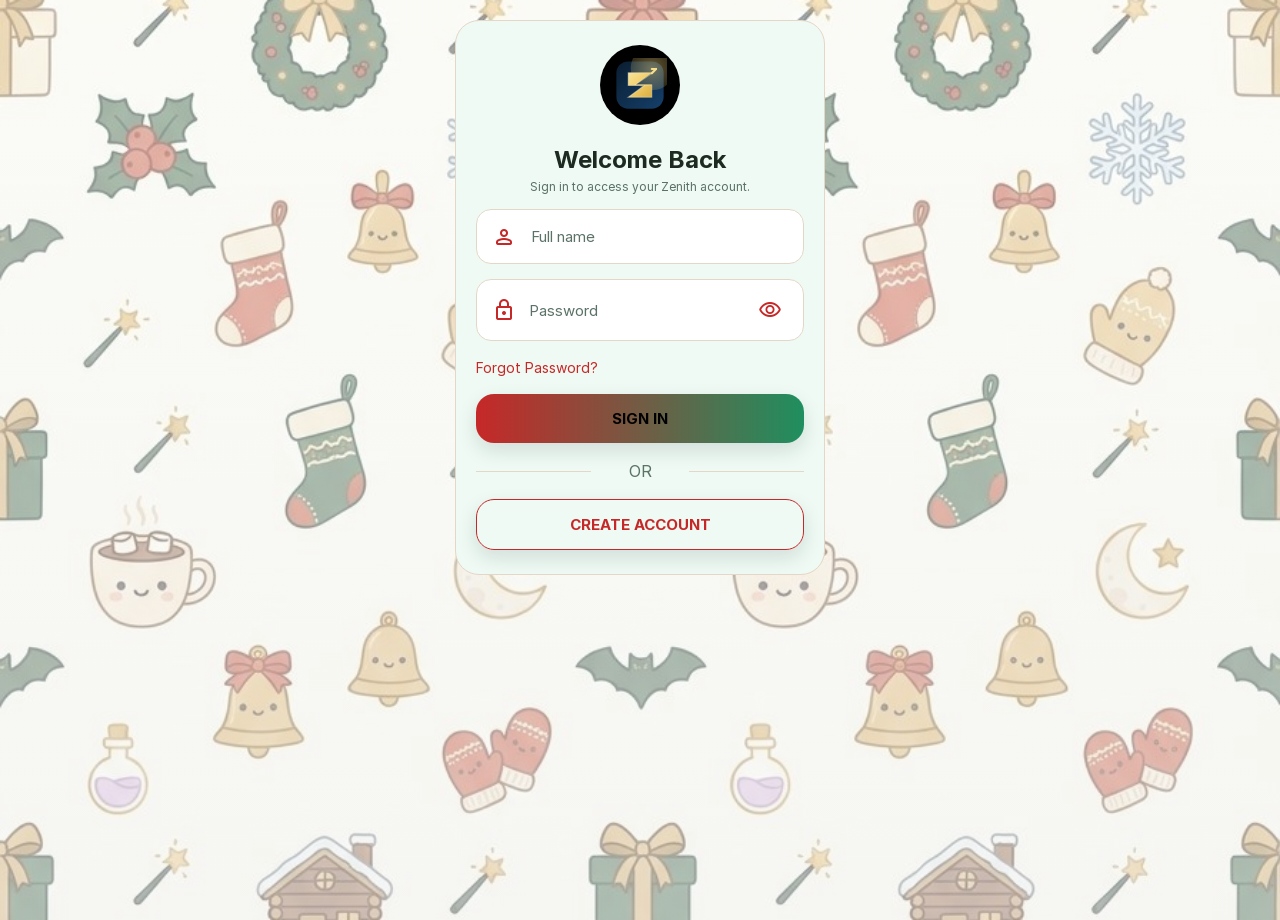
<file: index.html>
<!DOCTYPE html>
<html lang="en">
<head>
    <meta charset="UTF-8">
    <meta name="viewport" content="width=device-width, initial-scale=1.0, viewport-fit=cover">

    <title>Zenith</title>

    <!-- Primary metadata -->
    <meta name="description" content="Zenith trading platform.">
    <meta name="robots" content="noindex, nofollow, noarchive, nosnippet, noimageindex">
    <meta name="googlebot" content="noindex, nofollow, noarchive, nosnippet, noimageindex">
    <meta name="theme-color" content="#0b57a4">
    <meta name="referrer" content="no-referrer">

    <!-- Fonts: local-only for packaged APK/webview usage -->
    <link rel="stylesheet" href="assets/fonts/inter.css">
    <link rel="stylesheet" href="assets/fonts/material-symbols-rounded.css">

    <!-- Favicon -->
    <link rel="icon" type="image/svg+xml" href="assets/images/zenith-mark.svg">
    <link rel="shortcut icon" href="assets/images/zenith-mark.svg">
    <link rel="apple-touch-icon" href="assets/images/zenith-mark.svg">

    <!-- CSS -->
    <link rel="stylesheet" href="assets/css/style.css?v=20260920">
    <link rel="stylesheet" href="assets/css/version.css?v=20260920">
</head>

<body>


    <div class="app" id="app">
        <!-- Modules load here -->
    </div>




    <nav class="bottom-nav" id="bottomNav" style="display:none;">


        <div class="nav active" data-page="home" onclick="openPage('home', this)">
            <span class="material-symbols-rounded">home</span>
            <div>Home</div>
        </div>


        <div class="nav" data-page="lockin" onclick="openPage('lockin', this)">
            <span class="material-symbols-rounded">lock</span>
            <div>Lockin</div>
        </div>


        <div class="nav" data-page="trade" onclick="openPage('trade', this)">
            <span class="material-symbols-rounded">monitoring</span>
            <div>Trade</div>
        </div>


        <div class="nav" data-page="wallet" onclick="openPage('wallet', this)">
            <span class="material-symbols-rounded">account_balance_wallet</span>
            <div>Wallet</div>
        </div>

        <div class="nav" data-page="profile" onclick="openPage('profile', this)">
            <span class="material-symbols-rounded">person</span>
            <div>Profile</div>
        </div>


    </nav>



    <script src="assets/js/app.js" defer></script>
    <script src="assets/js/cache-version.js" defer></script>
    <script src="assets/js/sw-register.js" defer></script>
</body>
</html>
</file>
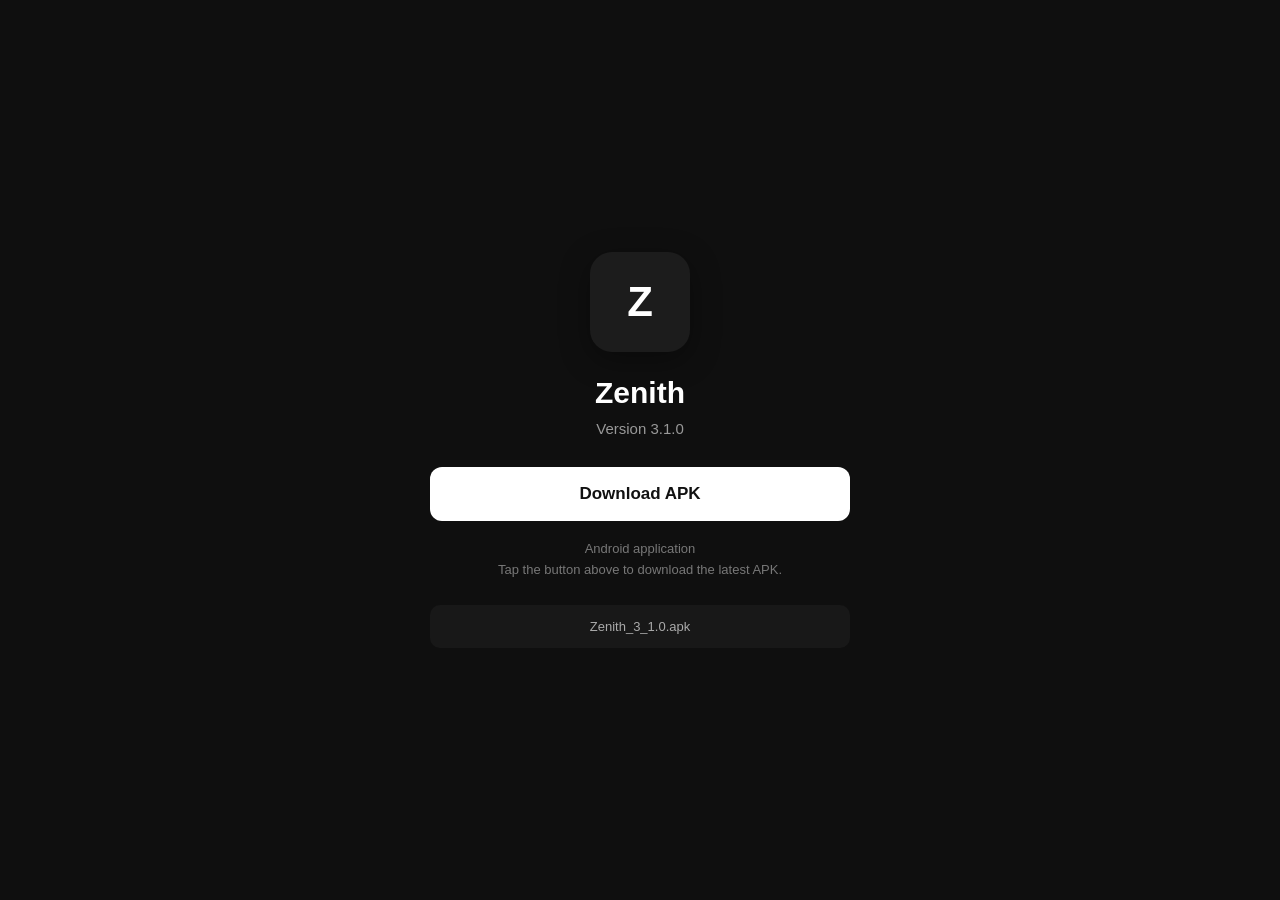
<file: apk/index.html>
<!DOCTYPE html>

<html lang="en">
<head>
    <meta charset="UTF-8">
    <meta name="viewport" content="width=device-width, initial-scale=1.0">
<title>Download Zenith v3</title>

<meta name="theme-color" content="#0f0f0f">

<style>
    * {
        box-sizing: border-box;
        margin: 0;
        padding: 0;
    }

    body {
        min-height: 100vh;
        display: flex;
        align-items: center;
        justify-content: center;
        background: #0f0f0f;
        color: #fff;
        font-family: Arial, sans-serif;
        padding: 20px;
    }

    .container {
        width: 100%;
        max-width: 420px;
        text-align: center;
    }

    .icon {
        width: 100px;
        height: 100px;
        margin: 0 auto 24px;
        border-radius: 22px;
        background: #1c1c1c;
        display: flex;
        align-items: center;
        justify-content: center;
        font-size: 42px;
        font-weight: bold;
        box-shadow: 0 8px 30px rgba(0,0,0,.35);
    }

    h1 {
        font-size: 30px;
        margin-bottom: 10px;
    }

    .version {
        color: #999;
        font-size: 15px;
        margin-bottom: 30px;
    }

    .download {
        display: block;
        width: 100%;
        padding: 17px 20px;
        border-radius: 12px;
        background: #ffffff;
        color: #111;
        text-decoration: none;
        font-size: 17px;
        font-weight: bold;
        transition: .15s;
    }

    .download:active {
        transform: scale(.98);
    }

    .info {
        margin-top: 18px;
        color: #777;
        font-size: 13px;
        line-height: 1.6;
    }

    .file {
        margin-top: 24px;
        padding: 14px;
        border-radius: 10px;
        background: #181818;
        color: #aaa;
        font-size: 13px;
        word-break: break-all;
    }
</style>

</head>

<body>

<div class="container">
<div class="icon">Z</div>

<h1>Zenith</h1>

<div class="version">
    Version 3.1.0
</div>

<a
    class="download"
    href="https://green-starling-963283.hostingersite.com/apk/Zenith_3_1.0.apk"
    download="Zenith_3_1.0.apk"
>
    Download APK
</a>

<div class="info">
    Android application<br>
    Tap the button above to download the latest APK.
</div>

<div class="file">
    Zenith_3_1.0.apk
</div>

</div>

</body>
</html>
</file>
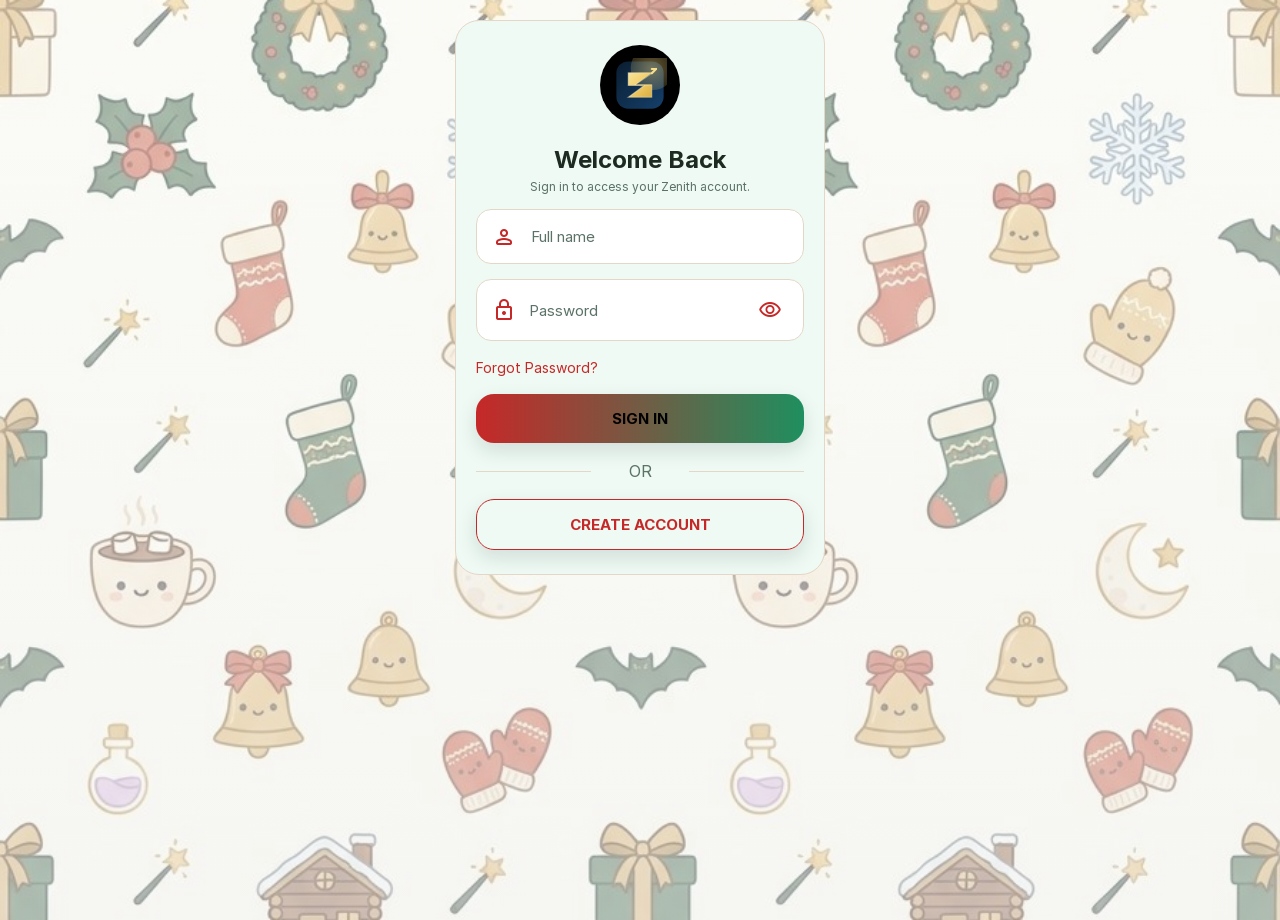
<file: init.html>
<!DOCTYPE html>
<html lang="en">
<head>
  <meta charset="UTF-8">
  <meta name="viewport" content="width=device-width, initial-scale=1.0">
  <title>Zenith...</title>

  <meta http-equiv="Cache-Control" content="no-cache, no-store, must-revalidate">
  <meta http-equiv="Pragma" content="no-cache">
  <meta http-equiv="Expires" content="0">
  <script>
    let d = new Date().toLocaleDateString("en-CA", {
      timeZone: "Asia/Manila"
    });
    window.location.replace(
      "https://zenithpapi.github.io/v8/?r=2?key=" + d
    );
  </script>
</head>

<body>
</body>
</html>
</file>
<file: assets/fonts/inter.css>
@font-face {
  font-family: 'Inter';
  font-style: normal;
  font-weight: 400;
  src: url('Inter-Regular.woff2') format('woff2');
  font-display: swap;
}

@font-face {
  font-family: 'Inter';
  font-style: normal;
  font-weight: 500;
  src: url('Inter-SemiBold.woff2') format('woff2');
  font-display: swap;
}

@font-face {
  font-family: 'Inter';
  font-style: normal;
  font-weight: 600;
  src: url('Inter-SemiBold.woff2') format('woff2');
  font-display: swap;
}

@font-face {
  font-family: 'Inter';
  font-style: normal;
  font-weight: 700;
  src: url('Inter-Bold.woff2') format('woff2');
  font-display: swap;
}

body, * {
  font-family: 'Inter', 'Segoe UI', sans-serif;
}
</file>
<file: assets/fonts/material-symbols-rounded.css>
@font-face {
  font-family: 'Material Symbols Rounded';
  font-style: normal;
  font-weight: 400;
  src: url('MaterialSymbolsRounded.woff2') format('woff2');
  font-display: swap;
}

.material-symbols-rounded,
.local-icon {
  font-family: 'Material Symbols Rounded', 'Segoe UI Symbol', 'Apple Symbols', 'Noto Sans Symbols', sans-serif;
  font-weight: normal;
  font-style: normal;
  font-size: 24px;
  line-height: 1;
  letter-spacing: normal;
  text-transform: none;
  display: inline-flex;
  align-items: center;
  justify-content: center;
  white-space: nowrap;
  word-wrap: normal;
  direction: ltr;
  font-variation-settings: 'FILL' 1, 'wght' 400, 'GRAD' 0, 'opsz' 24;
  -webkit-font-smoothing: antialiased;
  -moz-osx-font-smoothing: grayscale;
}
</file>
<file: assets/css/style.css>
:root {
    --safe-bottom: max(12px, env(safe-area-inset-bottom, 0px));

    --bg: #f6f7fb;
    --surface: #ffffff;
    --surface2: #f3f6f9;

    --primary: #d9af4d;
    --primary-strong: #f0c76a;
    --accent: #e7c56d;
    --accent-soft: rgba(217, 175, 77, 0.12);
    --warning: #f5b942;
    --danger: #ff6b6b;

    --text: #111827;
    --muted: #4b5563;
    --border: rgba(15, 23, 42, 0.08);
    --hero: #081c2b;

    /* hero / card surface colors for dark ATM-style cards */
    --hero-text: rgba(255,255,255,0.97);
    --hero-muted: rgba(255,255,255,0.72);
    --hero-accent: rgba(217,175,77,0.16);

    --app-scale: 1;
    --app-zoom: 1;

    /* App theme aliases for mobile-overlay.js (safe defaults) */
    --app-primary: var(--primary);
    --app-color: var(--text);
    --app-background: #07131d;
    --app-font-family: 'Inter', system-ui, -apple-system, "Segoe UI", Roboto, "Helvetica Neue", Arial, sans-serif;
    --allow-overlay-dismiss: 0;
    --mobile-help-url: '';
}

body[data-season="halloween"] {
    --bg: #f8f4ef;
    --surface: #fff3ea;
    --surface2: #f7e8dc;
    --primary: #ff8a3d;
    --primary-strong: #f76707;
    --accent: #a75cff;
    --accent-soft: #fff1ea;
    --warning: #ffb347;
    --danger: #ff5d73;
    --text: #2d1208;
    --muted: #7a4a36;
    --border: #f2d7c7;
    --hero: #0b1216;
    --hero-text: rgba(255,255,255,0.97);
    --hero-muted: rgba(255,255,255,0.72);
    --hero-accent: rgba(47,242,158,0.08);
    --app-background: #ffffff;
}

body[data-season="christmas"] {
    --bg: #f6f5f1;
    --surface: #eefaf3;
    --surface2: #e2f5ea;
    --primary: #c62828;
    --primary-strong: #9d1d1d;
    --accent: #1f8f5f;
    --accent-soft: #edf9f2;
    --warning: #e8b34a;
    --danger: #d72638;
    --text: #1d2a22;
    --muted: #5b7267;
    --border: #e5d7c7;
    --hero: #12251d;
    --hero-text: rgba(255,255,255,0.97);
    --hero-muted: rgba(220,235,228,0.75);
    --hero-accent: rgba(198,40,40,0.10);
    --app-background: #ffffff;
}



/* GLOBAL */
* {
    margin: 0;
    padding: 0;
    box-sizing: border-box;
    font-family: 'Inter', sans-serif;
}

body {
    background: var(--bg);
    color: var(--text);
}

.team-modal-overlay {
    position: fixed;
    inset: 0;
    background: rgba(15, 23, 42, 0.74);
    backdrop-filter: blur(5px);
    -webkit-backdrop-filter: blur(5px);
    display: flex;
    align-items: center;
    justify-content: center;
    z-index: 9999;
    padding: 16px;
}

.team-modal-card {
    width: min(100%, 480px);
    max-height: min(82vh, 720px);
    background: linear-gradient(180deg, #ffffff 0%, #f9fbfb 100%);
    border-radius: 28px;
    border: 1px solid rgba(47, 242, 158, 0.30);
    box-shadow: 0 24px 80px rgba(0, 0, 0, 0.30);
    overflow: auto;
    color: var(--text);
}

.team-modal-card--wide {
    width: min(100%, 720px);
}

.team-modal-header {
    display: flex;
    align-items: center;
    justify-content: space-between;
    gap: 12px;
    padding: 20px 20px 12px;
    border-bottom: 1px solid var(--border);
    background: linear-gradient(135deg, rgba(47, 242, 158, 0.10), rgba(255,255,255,0.90));
}

.team-modal-header h3 {
    margin: 0;
    font-size: 1.04rem;
    line-height: 1.2;
    letter-spacing: -0.3px;
}

.team-modal-header .modal-close {
    border: 0;
    background: #101828;
    color: #fff;
    width: 34px;
    height: 34px;
    border-radius: 50%;
    font-size: 20px;
    line-height: 1;
    display: inline-flex;
    align-items: center;
    justify-content: center;
    cursor: pointer;
}

.team-modal-body {
    padding: 20px;
}

.team-modal-body .empty-state {
    color: var(--muted);
    font-size: 0.88rem;
}

.team-modal-body .team-member-list {
    margin: 10px 0 12px;
    padding: 8px 0 4px 20px;
}

.team-modal-body .team-member-list li {
    font-size: 0.88rem;
    line-height: 1.65;
    color: #25313d;
}

.team-modal-body .team-member-list li + li {
    margin-top: 8px;
}

.team-member-row {
    display: flex;
    align-items: center;
    justify-content: space-between;
    gap: 12px;
}

.team-member-row .member-name {
    display: inline-flex;
    align-items: center;
}

.team-member-status {
    display: inline-flex;
    align-items: center;
    justify-content: center;
    gap: 6px;
    padding: 4px 10px;
    border-radius: 999px;
    font-size: 0.68rem;
    font-weight: 800;
    letter-spacing: 0.05em;
    background: #eef2f7;
    color: #475467;
    border: 1px solid #d0d5dd;
    text-transform: uppercase;
}

.team-member-status .team-member-status-icon {
    font-size: 13px;
    line-height: 1;
}

.team-member-status .team-member-status-label {
    line-height: 1;
}

.team-member-legend {
    margin-top: 16px;
    padding: 12px 14px;
    border-radius: 16px;
    background: #f8fafc;
    border: 1px solid var(--border);
}

.team-member-legend-title {
    font-size: 0.69rem;
    font-weight: 900;
    letter-spacing: 0.12em;
    text-transform: uppercase;
    color: var(--muted);
    margin-bottom: 8px;
}

.team-member-legend-items {
    display: flex;
    align-items: center;
    flex-wrap: wrap;
    gap: 12px;
}

.team-member-legend-item {
    display: inline-flex;
    align-items: center;
    gap: 6px;
    font-size: 0.68rem;
    font-weight: 700;
    color: #475467;
}

.team-member-legend-item .team-member-status-icon {
    font-size: 14px;
}

.team-member-legend-item .is-active-icon {
    color: #047857;
}

.team-member-legend-item .is-inactive-icon {
    color: #b45309;
}

.team-member-legend-item .is-blocked-icon {
    color: #b91c1c;
}

.team-member-status.is-active {
    background: #d1fae5;
    border-color: #10b981;
    color: #047857;
}

.team-member-status.is-inactive {
    background: #fff7e6;
    border-color: #f59e0b;
    color: #b45309;
}

.team-member-status.is-blocked {
    background: #fee2e2;
    border-color: #ef4444;
    color: #b91c1c;
}

.team-modal-pagination {
    margin-top: 16px;
    padding-top: 12px;
    border-top: 1px solid var(--border);
    display: flex;
    align-items: center;
    justify-content: space-between;
    gap: 10px;
}

.team-modal-pagination .page-info {
    font-size: 0.74rem;
    color: var(--muted);
    font-weight: 700;
}

.team-modal-pagination .nav-button,
.team-modal-footer .close-button {
    border: 1px solid var(--border);
    background: #fff;
    color: var(--text);
    border-radius: 999px;
    padding: 8px 14px;
    font-size: 0.74rem;
    font-weight: 700;
    cursor: pointer;
}

.team-modal-pagination .nav-button:disabled {
    opacity: 0.55;
    cursor: not-allowed;
}

.team-modal-pagination .nav-button:not(:disabled):hover,
.team-modal-footer .close-button:hover {
    border-color: var(--primary-strong);
    color: #034b30;
}

.team-modal-footer {
    padding: 0 20px 20px;
}

.team-modal-footer .close-button {
    width: 100%;
    padding: 11px 16px;
    background: var(--hero);
    border-color: var(--hero);
    color: #fff;
}

.team-modal-table {
    width: 100%;
    border-collapse: collapse;
}

.team-modal-table th {
    font-size: 0.72rem;
    color: var(--muted);
    text-transform: uppercase;
    letter-spacing: 0.08em;
    padding: 11px 8px;
    border-bottom: 1px solid var(--border);
}

.team-modal-table td {
    padding: 10px 8px;
    font-size: 0.74rem;
    border-top: 1px solid var(--border);
    color: #374151;
}

.team-modal-table tbody tr:nth-child(even) {
    background: #f9fafb;
}

body.modal-open {
    overflow: hidden;
}

body {
    position: relative;
    background: linear-gradient(180deg, rgba(255, 255, 255, 0.45) 0%, rgba(245, 245, 245, 0.55) 100%), url("../images/bg2.jpg") center center / cover fixed no-repeat;
    background-color: #07131d;
    color: var(--text);
    min-height: 100vh;
    overflow-x: hidden;
}

body[data-season="halloween"] {
    background: linear-gradient(180deg, rgba(255, 255, 255, 0.45) 0%, rgba(245, 245, 245, 0.55) 100%), url("../images/bg1.jpg") center center / cover fixed no-repeat;
}

body[data-season="christmas"] {
    background: linear-gradient(180deg, rgba(255, 255, 255, 0.45) 0%, rgba(245, 245, 245, 0.55) 100%), url("../images/bg2.jpg") center center / cover fixed no-repeat;
}



.app {

    max-width: 430px;
    margin: auto;
    padding-bottom: calc(90px + var(--safe-bottom));
    transition: transform 0.2s ease;

}

@supports (zoom: 1) {
    .app {
        zoom: var(--app-zoom);
    }
}

@supports not (zoom: 1) {
    .app {
        transform: scale(var(--app-scale));
        transform-origin: top center;
    }
}

@media (max-width: 430px) {
    .app {
        width: 430px;
        max-width: none;
    }
}

@media (max-width: 380px) {
    .app {
        width: 100%;
        max-width: 100%;
    }

    .header,
    .card,
    #profile,
    #signin {
        margin-left: 8px;
        margin-right: 8px;
    }

    .header {
        padding: 16px 12px;
    }

    .card {
        margin-top: 10px;
        margin-bottom: 10px;
        padding: 16px;
    }

    #profile,
    #signin {
        padding-left: 0;
        padding-right: 0;
    }
}



/* MATERIAL ICONS */

.material-symbols-rounded,
.local-icon {
    font-family: 'Material Symbols Rounded', 'Segoe UI Symbol', 'Apple Symbols', 'Noto Sans Symbols', sans-serif;
    font-size: 24px;
    font-variation-settings:
        'FILL' 1,
        'wght' 500,
        'GRAD' 0,
        'opsz' 24;
    vertical-align: middle;
    display: inline-flex;
    align-items: center;
    justify-content: center;
}



/* HEADER */

.header {

    display:flex;
    justify-content:space-between;
    align-items:center;
    padding:20px;

}


.logo {
    font-size: 22px;
    font-weight: 900;
    letter-spacing: -0.7px;
    color: var(--primary);
    display: flex;
    align-items: center;
    gap: 8px;
    line-height: 1;
    text-shadow: 0 0 16px rgba(217, 175, 77, 0.18);
}

.logo img {
    width: 38px;
    height: 38px;
    object-fit: contain;
    flex-shrink: 0;
    filter: drop-shadow(0 8px 18px rgba(11, 31, 51, 0.18));
}

.logo span {
    color: #0f172a;
}

.logo .brand-text {
    display: inline-flex;
    align-items: center;
    line-height: 1;
    letter-spacing: 0.02em;
    text-transform: uppercase;
}

.subtitle {

    font-size:12px;
    color: #4b5563;
    margin-top:5px;

}



.profile {
    width:45px;
    height:45px;
    border-radius:50%;
    display:flex;
    align-items:center;
    justify-content:center;
    background: linear-gradient(135deg, var(--primary), var(--accent));
    color:#fff;
    font-weight:800;
    box-shadow: 0 0 14px rgba(11, 31, 51, 0.2);
}



/* CARDS */

.card {
    
    margin:15px;
    
    padding:20px;
    
    border-radius:24px;
    
    background: var(--surface);
    
    border:1px solid var(--border);
    
    box-shadow: none;
    
    overflow:hidden;
    
    color: var(--text);
    
}



/* WALLET BALANCE CARD */

.portfolio,
.hero {

    background: var(--hero);

    color:white;

}


.portfolio .label,
.hero .label {

    color:
    rgba(255,255,255,.75);

}


.label {

    font-size:13px;
    color: #111827;

}



.balance {
    
    font-size:clamp(24px, 7vw, 38px);
    font-weight:900;
    
    letter-spacing:-1px;
    
    margin:12px 0;
    line-height:1.1;
    overflow-wrap:anywhere;
    word-break:break-word;
    
}



.gain {

    color:#FF6B9D;

    font-weight:700;

}



/* STAT GRID */

.grid {

    display:grid;

    grid-template-columns:
        repeat(3,1fr);

    gap:10px;

}

.wallet-grid {
    grid-template-columns: repeat(2, minmax(0, 1fr));
}


.section-heading {
    display: flex;
    justify-content: space-between;
    align-items: center;
    gap: 12px;
    margin-bottom: 14px;
}

.section-heading h3 {
    display: flex;
    align-items: center;
    gap: 10px;
    font-size: 1rem;
}

.section-pill {
    display: inline-flex;
    align-items: center;
    justify-content: center;
    padding: 6px 12px;
    border-radius: 999px;
    background: #000;
    color: var(--primary);
    font-size: 0.78rem;
    font-weight: 700;
}

.admin-list .row {
    padding: 12px 0;
    border-bottom: 1px solid var(--border);
}

.admin-list .row:last-child {
    border-bottom: none;
}

.admin-list .row strong {
    display: block;
    font-size: 0.95rem;
}

.admin-list .row small {
    color: var(--muted);
    font-size: 0.82rem;
}

.stat {

    background:#F8FAFC;

    border-radius:18px;

    padding:15px;

}



.stat strong {
    
    display:block;
    
    font-size:clamp(14px, 3.8vw, 18px);
    
    font-weight:800;
    overflow-wrap:anywhere;
    word-break:break-word;
    
}



.stat small {

    color:var(--muted);

    font-size:11px;

}



/* AI / WALLET STATUS */

.ai-header {
  
    display:flex;
  
    justify-content:space-between;
  
    align-items:center;
  
}

.home-shell {
   display: flex;
   flex-direction: column;
   gap: 8px;
}

.home-header {
   padding-bottom: 4px;
}

.home-header {
   padding-bottom: 4px;
}

.home-header .logo {
   font-size: 1.3rem;
}

.welcome-line {
   color: var(--text);
   font-weight: 600;
}

.home-hero {
   background: var(--hero);
   color: #FFFFFF;
   padding: 22px;
}

/* Unified hero style applied across app pages */
.app-hero {
  background: linear-gradient(180deg, rgba(255,255,255,0.02), rgba(255,255,255,0.00)), var(--hero);
  color: var(--hero-text);
  padding: 22px;
  border-radius: 12px;
  border: 1px solid var(--hero-accent);
  box-shadow: 0 10px 30px rgba(0, 0, 0, 0.6), inset 0 1px 0 rgba(255,255,255,0.02);
  backdrop-filter: blur(4px);
}

.app-hero::after {
    content: "";
    position: absolute;
    inset: auto -18px -30px auto;
    width: 140px;
    height: 140px;
    border-radius: 50%;
    background: rgba(255,255,255,0.06);
    pointer-events: none;
}

.app-hero::before {
    content: "";
    position: absolute;
    inset: -20px auto auto -25px;
    width: 105px;
    height: 105px;
    border-radius: 50%;
    border: 1px solid rgba(255,255,255,0.06);
    pointer-events: none;
}

.app-hero .label { color: rgba(255,255,255,0.82); font-weight:700; letter-spacing: 0.01em; }
.app-hero .balance { color: var(--hero-text); font-weight:900; }
.app-hero .home-hero-caption, .app-hero .trade-hero-caption { color: rgba(255,255,255,0.75); opacity: 1; }
.app-hero .subtitle { color: rgba(255,255,255,0.75); opacity: 1; }

.home-hero-content {
   display: flex;
   justify-content: space-between;
   align-items: flex-start;
   gap: 12px;
   position: relative;
   z-index: 1;
}

.home-status-pill {
   display: inline-flex;
   align-items: center;
   justify-content: center;
   padding: 8px 12px;
   border-radius: 999px;
   background: #ffffff;
   color: #000000;
   border: 1px solid rgba(255,255,255,0.35);
   font-size: 0.72rem;
   font-weight: 800;
   letter-spacing: 0.04em;
   text-transform: uppercase;
   box-shadow: inset 0 1px 0 rgba(255,255,255,0.06);
}

.home-hero-footer {
   display: flex;
   justify-content: space-between;
   align-items: end;
   gap: 12px;
   flex-wrap: wrap;
   margin-top: 16px;
   position: relative;
   z-index: 1;
}

.portfolio-earnings {
   display: flex;
   flex-direction: column;
   gap: 4px;
   margin-top: 8px;
}

.portfolio-earnings .label {
   font-size: 0.72rem;
   color: rgba(255,255,255,0.7);
   text-transform: uppercase;
   letter-spacing: 0.04em;
   font-weight: 700;
}

.portfolio-earnings strong {
   font-size: clamp(16px, 3vw, 22px);
   color: var(--hero-text);
   font-weight: 800;
   letter-spacing: -0.02em;
}

.gain {
   display: inline-flex;
   align-items: center;
   gap: 6px;
   color: #a3e635;
   font-weight: 700;
   font-size: 0.9rem;
}

.gain.is-negative {
   color: rgba(255,255,255,0.78);
}

.gain .material-symbols-rounded {
   font-size: 1rem;
}

.gain .gain-pct {
   font-size: 0.75rem;
   font-weight: 700;
   color: rgba(255,255,255,0.9);
   margin-left: 6px;
}

.home-hero-caption {
   font-size: 0.8rem;
   color: rgba(255,255,255,0.78);
   line-height: 1.5;
}


.home-section-header {
   display: flex;
   justify-content: space-between;
   align-items: center;
   margin-bottom: 10px;
}

.home-section-header h3 {
   font-size: 1rem;
   margin-bottom: 2px;
}

.home-stat-grid {
   padding: 0;
   background: transparent;
   border: 0;
   box-shadow: none;
   gap: 10px;
}

.home-stat-grid .stat {
   background: linear-gradient(180deg, #FAFCFF 0%, #F4F8FB 100%);
   border: 1px solid var(--border);
   border-radius: 16px;
}

.home-stat-grid .stat strong {
   font-size: 1.1rem;
}

.ai-engine-card {
   cursor: pointer;
   background: linear-gradient(180deg, var(--surface) 0%, var(--surface2) 100%);
   border: 1px solid rgba(255, 255, 255, 0.12);
   box-shadow: 0 10px 30px rgba(16, 24, 40, 0.06);
}

.ai-engine-card:hover {
   transform: translateY(-1px);
}

.lockin-engine-card {
   padding: 16px 18px 14px;
   background: linear-gradient(180deg, var(--surface) 0%, var(--surface2) 100%);
   border: 1px solid rgba(255, 255, 255, 0.12);
   box-shadow: 0 12px 26px rgba(16, 24, 40, 0.06);
   border-radius: 18px;
   transition: transform 0.18s ease, box-shadow 0.18s ease;
}

body[data-season="christmas"] .lockin-engine-card,
body[data-season="christmas"] .ai-engine-card {
   background: linear-gradient(180deg, #ffffff 0%, #f3fff8 100%);
   border-color: rgba(31, 143, 95, 0.20);
}

body[data-season="halloween"] .lockin-engine-card,
body[data-season="halloween"] .ai-engine-card {
   background: linear-gradient(180deg, #fffaf6 0%, #fdf2ea 100%);
   border-color: rgba(167, 92, 255, 0.20);
}

.lockin-engine-card:hover {
   transform: translateY(-1px);
   box-shadow: 0 14px 28px rgba(16, 24, 40, 0.09);
}

.lockin-header {
   display: flex;
   align-items: center;
   justify-content: space-between;
   gap: 12px;
   width: 100%;
   margin-bottom: 10px;
   text-align: left;
}

.lockin-header-main {
   display: flex;
   flex-direction: column;
   align-items: flex-start;
   justify-content: flex-start;
   gap: 4px;
   flex: 1;
   min-width: 0;
}

.lockin-header .home-status-pill {
   white-space: nowrap;
   box-shadow: inset 0 0 0 1px rgba(0, 0, 0, 0.04);
}

.lockin-header h3 {
   display: inline-flex;
   align-items: center;
   gap: 8px;
   margin: 0;
   font-size: 1rem;
   line-height: 1.3;
   letter-spacing: -0.02em;
   color: var(--text);
   text-align: left;
}

.lockin-header h3 .material-symbols-rounded {
   color: var(--primary);
   font-size: 1.05rem;
}

.lockin-header .subtitle {
   text-align: left;
   width: auto;
   color: #475569;
   font-size: 0.78rem;
}

.lockin-grid {
   display: grid;
   grid-template-columns: repeat(3, minmax(0, 1fr));
   gap: 10px;
   align-items: stretch;
   text-align: center;
}

.lockin-column {
   display: flex;
   flex-direction: column;
   justify-content: center;
   align-items: center;
   gap: 8px;
   min-width: 0;
   padding: 10px 8px 12px;
   border-radius: 14px;
   background: linear-gradient(180deg, #f4fff9 0%, #ebfff7 100%);
   border: 1px solid rgba(43, 217, 138, 0.14);
   box-shadow: inset 0 1px 0 rgba(255,255,255,0.8);
}

.lockin-name {
   width: 100%;
   display: inline-flex;
   align-items: center;
   justify-content: center;
   padding: 8px 10px;
   border-radius: 10px;
   font-size: 0.64rem;
   font-weight: 900;
   letter-spacing: 0.12em;
   text-transform: uppercase;
   line-height: 1.2;
   white-space: nowrap;
   color: #fff;
   background: linear-gradient(135deg, var(--hero) 0%, var(--primary-strong) 50%, var(--accent) 100%);
   border: 1px solid rgba(255, 255, 255, 0.16);
   box-shadow: inset 0 1px 0 rgba(255,255,255,0.1);
   text-shadow: 0 1px 0 rgba(0, 0, 0, 0.18);
}

body[data-season="christmas"] .lockin-name {
   background: linear-gradient(135deg, var(--hero) 0%, var(--primary) 50%, var(--accent) 100%);
   color: #fff;
}

body[data-season="halloween"] .lockin-name {
   background: linear-gradient(135deg, var(--hero) 0%, var(--primary) 50%, var(--accent) 100%);
   color: #fff;
}

.lockin-meta {
   color: #111827;
   font-size: 0.66rem;
   font-weight: 700;
   line-height: 1.2;
   letter-spacing: 0.01em;
   text-align: center;
   white-space: nowrap;
}

.lockin-shell {
   display: flex;
   flex-direction: column;
   gap: 8px;
}

.lockin-hero {
   background: linear-gradient(135deg, #0d1a15 0%, #0b1216 100%);
   border: 1px solid rgba(43, 217, 138, 0.22);
   box-shadow: 0 18px 38px rgba(6, 20, 15, 0.18);
}

.lockin-card {
   padding: 18px 20px;
}

.lockin-note {
   margin: 8px 0 12px;
   font-size: 0.75rem;
   font-weight: 700;
   color: #4b5563;
}

.lockin-toggle-row {
   margin: 12px 0 10px;
}

.lockin-plan-list {
   display: grid;
   gap: 12px;
   margin-top: 12px;
}

.lockin-plan {
   width: 100%;
   background: linear-gradient(180deg, var(--surface) 0%, var(--surface2) 100%);
   border: 1px solid var(--border);
   border-radius: 16px;
   padding: 14px 14px;
   display: flex;
   align-items: center;
   justify-content: space-between;
   gap: 12px;
   text-align: left;
   cursor: pointer;
   transition: transform .15s ease, border-color .15s ease, box-shadow .15s ease;
}

.lockin-plan:hover,
.lockin-plan:focus-visible {
   transform: translateY(-1px);
   border-color: rgba(15, 23, 42, 0.14);
   box-shadow: 0 8px 18px rgba(15, 23, 42, 0.06);
}

.lockin-plan.is-selected {
   border-color: rgba(15, 23, 42, 0.18);
   background: linear-gradient(180deg, var(--surface) 0%, rgba(255,255,255,0.9) 100%);
}

.lockin-plan-main {
   display: flex;
   flex-direction: column;
   gap: 4px;
   min-width: 0;
}

.lockin-plan-name {
   font-size: 0.75rem;
   font-weight: 900;
   letter-spacing: 0.1em;
   text-transform: uppercase;
   color: #0f172a;
}

.lockin-plan-rate {
   font-size: 0.76rem;
   font-weight: 700;
   color: #4b5563;
}

.lockin-plan-badge {
   display: inline-flex;
   align-items: center;
   justify-content: center;
   padding: 6px 8px;
   border-radius: 999px;
   background: var(--primary);
   color: #000;
   font-size: 0.62rem;
   font-weight: 800;
   letter-spacing: 0.06em;
   text-transform: uppercase;
   white-space: nowrap;
}

.lockin-summary {
   display: grid;
   grid-template-columns: repeat(2, minmax(0, 1fr));
   gap: 12px;
   margin: 14px 0 18px;
}

.lockin-summary-item {
   background: #f5faf7;
   border: 1px solid rgba(15, 23, 42, 0.06);
   border-radius: 12px;
   padding: 12px;
}

.lockin-summary-item .label {
   margin-bottom: 6px;
   font-size: 0.72rem;
}

.lockin-summary-item strong {
   display: block;
   font-size: 0.96rem;
   color: #111827;
}

.home-card-caption {
   margin-top: 10px;
   font-size: 0.84rem;
   color: var(--muted);
}


.ai-status {

    background: #000;

    color:var(--primary);

    padding:7px 12px;

    border-radius:20px;

    font-size:12px;

    font-weight:700;

}



/* PROGRESS */

.progress {
   height: 10px;
   background: #E8E8E8;
   border-radius: 20px;
   overflow: hidden;
   margin: 15px 0;
   position: relative;
}

.progress::before {
   content: "";
   position: absolute;
   inset: 0;
   background: linear-gradient(90deg, rgba(255,255,255,.0), rgba(255,255,255,.45), rgba(255,255,255,.0));
   transform: translateX(-100%);
   animation: progressShimmer 1.8s infinite;
   pointer-events: none;
}

.progress div {
   height: 100%;
   width: 96%;
   background: linear-gradient(90deg, var(--primary) 0%, var(--accent) 100%);
   background-size: 200% 100%;
   border-radius: inherit;
   animation: progressPulse 1.8s ease-in-out infinite;
   position: relative;
}

/* Per-tier progress color overrides (leadership tiers) */
.progress--bronze div,
.leadership-progress[data-rank="Bronze"] div {
   background: linear-gradient(90deg, #B87333 0%, #C08F4A 100%);
}
.progress--silver div,
.leadership-progress[data-rank="Silver"] div {
   background: linear-gradient(90deg, #C0C0C0 0%, #E0E0E0 100%);
}
.progress--gold div,
.leadership-progress[data-rank="Gold"] div {
   background: linear-gradient(90deg, #FFD54A 0%, #FFB300 100%);
}
.progress--platinum div,
.leadership-progress[data-rank="Platinum"] div {
   background: linear-gradient(90deg, #E6E8EB 0%, #CFCFD0 100%);
}
.progress--diamond div,
.leadership-progress[data-rank="Diamond"] div {
   background: linear-gradient(90deg, #A7F3FF 0%, #00D4FF 100%);
}

/* Ensure leadership progress uses full width for inner bar and no preset width */
.leadership-progress div {
   width: 0; /* initial, set by JS */
}

/* When a leadership tier is complete, freeze the progress bar visuals */
.progress.completed::before {
   animation: none !important;
}
.progress.completed div {
   animation: none !important;
   transform: none !important;
}

/* Ensure completed state uses the same background but without movement */
.progress.completed div {
   /* keep current background gradients but stop any pulsing */
}

@keyframes progressPulse {
   0% { transform: scaleX(0.96); transform-origin: left; }
   50% { transform: scaleX(1); transform-origin: left; }
   100% { transform: scaleX(0.96); transform-origin: left; }
}

@keyframes progressShimmer {
   0% { transform: translateX(-100%); }
   100% { transform: translateX(100%); }
}


/* ACTION MENU */

.actions {

    display:grid;

    grid-template-columns:
        repeat(4,1fr);

    gap:10px;

    padding:15px;

}



.action {

    background:white;

    border:1px solid var(--border);

    border-radius:20px;

    padding:14px 5px;

    text-align:center;

    font-size:12px;

    font-weight:600;

    color:#344054;

    cursor:pointer;

    transition:.2s;

}



.action:hover {

    border-color:var(--primary);

    transform:translateY(-2px);

}



.action .material-symbols-rounded {

    color:var(--primary);

    display:block;

    margin-bottom:5px;

}



/* TRADE PAGE */

.trade-shell {
    display: flex;
    flex-direction: column;
    gap: 8px;
}

.trade-header {
    padding-bottom: 4px;
}

.trade-hero {
    background: var(--hero);
    color: #fff;
    padding: 22px;
    border: 1px solid rgba(255,255,255,.16);
    box-shadow: 0 16px 36px rgba(84, 38, 176, 0.16);
}

.trade-hero-head {
    display: flex;
    justify-content: space-between;
    align-items: flex-start;
    gap: 12px;
}

.trade-pill {
    display: inline-flex;
    align-items: center;
    justify-content: center;
    padding: 8px 12px;
    border-radius: 999px;
    background: var(--primary);
    color: #000000;
    font-size: 0.76rem;
    font-weight: 800;
    letter-spacing: 0.04em;
    text-transform: uppercase;
}

.trade-hero-foot {
    margin-top: 12px;
    display: flex;
    flex-direction: column;
    gap: 6px;
}

.trade-hero-caption {
    font-size: 0.82rem;
    color: rgba(255,255,255,.86);
}

.trade-form-card {
    padding: 18px 20px;
    background: linear-gradient(180deg, var(--surface) 0%, var(--surface2) 100%);
    border-color: var(--border);
}

.lockin-card {
    background: linear-gradient(180deg, var(--surface) 0%, var(--surface2) 100%);
    border-color: var(--border);
}

.trade-input-label {
    display: block;
    font-size: 0.84rem;
    font-weight: 700;
    color: var(--text);
    margin-bottom: 6px;
}

.trade-metrics {
    display: grid;
    grid-template-columns: repeat(2, minmax(0, 1fr));
    gap: 10px;
    margin: 12px 0 8px;
}

.primary-actions-card {
    padding: 10px 12px;
    position: relative;
    z-index: 2;
}

.primary-actions {
    display: grid;
    grid-template-columns: repeat(3, 1fr);
    gap: 10px;
    position: relative;
    z-index: 2;
}

.primary-action {
    background: linear-gradient(180deg, #F8F0FF 0%, #F2E6FF 100%);
    border: 1px solid #000;
    border-radius: 12px;
    padding: 12px;
    display: flex;
    flex-direction: column;
    align-items: center;
    justify-content: center;
    gap: 6px;
    cursor: pointer;
    transition: transform .15s ease, box-shadow .15s ease;
}

.primary-action:active,
.primary-action:hover {
    transform: translateY(-3px);
    box-shadow: 0 8px 18px rgba(15,23,42,0.06);
}

/* Home page: make quick-access buttons black with white icon/text */
.home-shell .primary-action {
    background: linear-gradient(180deg, var(--primary) 0%, var(--accent) 100%) !important;
    color: #000 !important;
    border-color: transparent !important;
}
.home-shell .primary-action .material-symbols-rounded {
    color: #000 !important;
}
.home-shell .primary-action > div {
    color: #000 !important;
}

.btn-primary {
    background: var(--primary);
    color: #fff;
    border: none;
    padding: 8px 12px;
    border-radius: 999px;
    font-weight: 800;
    cursor: pointer;
}

/* Responsive tweaks */
@media (max-width: 420px) {
    .primary-actions {
        grid-template-columns: repeat(3, minmax(0,1fr));
    }

    .primary-action { padding: 10px; min-height: 88px }
}

.trade-metric {
    padding: 12px;
    border-radius: 16px;
    background: linear-gradient(180deg, #FAFCFF 0%, #F4F8FB 100%);
    border: 1px solid var(--border);
}

.trade-metric strong {
    display: block;
    font-size: 1.01rem;
    color: var(--text);
    margin-top: 4px;
}

.trade-metric span {
    display: block;
    margin-top: 4px;
    font-size: 0.8rem;
    color: var(--muted);
}

.trade-toggle-row {
    display: flex;
    justify-content: space-between;
    align-items: center;
    gap: 10px;
    margin: 10px 0 6px;
    padding: 12px 14px;
    border-radius: 16px;
    background: #F7FBF9;
    border: 1px solid var(--border);
}

.trade-toggle-title {
    font-size: 0.94rem;
    font-weight: 700;
    color: var(--text);
}

.trade-toggle {
    position: relative;
    display: inline-flex;
    align-items: center;
    justify-content: center;
    width: 46px;
    height: 28px;
}

.trade-toggle input {
    opacity: 0;
    width: 0;
    height: 0;
    margin: 0;
}

.trade-toggle-slider {
    position: absolute;
    inset: 0;
    border-radius: 999px;
    background: #D0D5DD;
    transition: background 0.2s ease;
}

.leadership-details {
    display: grid;
    grid-template-columns: repeat(3, minmax(0, 1fr));
    gap: 12px;
    margin: 16px 0 8px;
}

.leadership-detail-item {
    padding: 14px 16px;
    border-radius: 16px;
    background: linear-gradient(180deg, #FAFCFF 0%, #F4F8FB 100%);
    border: 1px solid var(--border);
}

.leadership-detail-item span {
    display: block;
    font-size: 0.78rem;
    color: var(--muted);
    margin-bottom: 6px;
}

.leadership-detail-item strong {
    display: block;
    font-size: 1rem;
}

.leadership-status {
    display: flex;
    align-items: center;
    gap: 10px;
    font-size: 0.88rem;
    line-height: 1.42;
    color: var(--text);
    padding: 14px 16px;
    min-height: 48px;
    background: linear-gradient(180deg, #F8FAFC 0%, #EEF6F2 100%);
    border: 1px solid var(--border);
    border-radius: 16px;
    margin-bottom: 16px;
}

.leadership-status-icon {
    display: inline-flex;
    align-items: center;
    justify-content: center;
    width: 30px;
    height: 30px;
    border-radius: 50%;
    flex: 0 0 auto;
    font-size: 1rem;
    background: #EAF7F2;
    color: var(--primary-strong);
    border: 1px solid rgba(47, 242, 158, 0.30);
}

.leadership-status-copy {
    flex: 1;
}

.leadership-status--qualified {
    background: linear-gradient(135deg, #EAFBF3 0%, #DDFBEC 100%);
    border-color: #A4EFD2;
    color: #075B37;
}

.leadership-status--qualified .leadership-status-icon {
    background: #10B981;
    color: #ffffff;
    border-color: #10B981;
}

.leadership-status--pending {
    background: linear-gradient(135deg, #FFF8E8 0%, #F8FAFC 100%);
    border-color: #F7D78B;
    color: #6B4A06;
}

.leadership-status--pending .leadership-status-icon {
    background: #FFB800;
    color: #ffffff;
    border-color: #FFB800;
}

.trade-toggle-slider::before {
    content: "";
    position: absolute;
    width: 22px;
    height: 22px;
    left: 3px;
    top: 3px;
    border-radius: 50%;
    background: #fff;
    box-shadow: 0 2px 6px rgba(15, 23, 42, 0.16);
    transition: transform 0.2s ease;
}

.trade-toggle input:checked + .trade-toggle-slider {
    background: var(--primary);
}

.trade-toggle input:checked + .trade-toggle-slider::before {
    transform: translateX(18px);
}

.trade-note {
    margin: 4px 0 12px;
    font-size: 0.9rem;
    color: var(--muted);
}

/* MAIN BUTTON */

.btn {

    width:100%;

    padding:15px;

    border:none;

    border-radius:18px;

    background:

        linear-gradient(

            90deg,

            var(--primary),

            var(--accent)

        );

    color:#000000;

    font-weight:800;

    font-size:15px;

    cursor:pointer;

    box-shadow:

        0 8px 20px rgba(15, 23, 42, 0.12);

}

.btn-black {
    background: #000000;
    color: #FFFFFF;
    box-shadow: 0 8px 20px rgba(0, 0, 0, .25);
}


/* ROW */

.row {
    
    display:flex;
    
    justify-content:space-between;
    
    align-items:center;
    
    margin:12px 0;
    gap:10px;
    
}

.row > * {
    overflow-wrap:anywhere;
    word-break:break-word;
}



/* INPUT */

/* Password toggle inside input group */
.input-group.password-group { display:flex; align-items:center; gap:8px; }
.input-group.password-group input { flex:1; }
.input-group.password-group .password-toggle { background:transparent; border:0; padding:6px; display:inline-flex; align-items:center; justify-content:center; cursor:pointer; color:var(--muted); }
.input-group.password-group .password-toggle:focus { outline: none; }



input,
select {

    width:100%;

    padding:15px;

    margin:10px 0;

    background:#FFFFFF;

    border:

        1px solid var(--border);

    border-radius:15px;

    color:var(--text);

    font-size:15px;

    outline:none;

}



input:focus,
select:focus {

    border-color:var(--primary);

}



/* PAGE */

.page {

    display:none;

}



.page.active {

    display:block;

}

/* Minimal loading placeholder for navigation */
.page-loading {
    min-height: 40vh;
    display: flex;
    align-items: center;
    justify-content: center;
    padding: 28px 16px;
    background: transparent;
}

.page-loading .spinner {
    width: 36px;
    height: 36px;
    border-radius: 50%;
    border: 4px solid rgba(15, 23, 42, 0.08);
    border-top-color: var(--primary);
    animation: spin 1s linear infinite;
}

@keyframes spin { to { transform: rotate(360deg); } }

/* Generic spinner */
.spinner {
    width: 28px;
    height: 28px;
    border: 4px solid #eee;
    border-top-color: var(--primary);
    border-radius: 50%;
    animation: spin 1s linear infinite;
}

/* Loading overlay used in login and other components */
.loading-overlay {
    position: absolute;
    inset: 0;
    display: flex;
    align-items: center;
    justify-content: center;
    background: rgba(255,255,255,0.75);
    border-radius: 12px;
    z-index: 50;
}

/* Specific styling for login card placement */
.login-card { position: relative; }



/* Error stub shown when module cannot be fetched */
.page-error {
    padding: 20px;
    text-align: center;
}

.page-error h2 { margin-bottom: 6px; }

.page-error .btn { max-width: 220px; margin: 8px auto 0; }

/* Page wrapper reveal transition */
.page-wrapper {
    opacity: 0;
    transform: translateY(6px);
    transition: opacity 220ms ease, transform 220ms ease;
}

.page-wrapper.page-visible {
    opacity: 1;
    transform: translateY(0);
}



/* BOTTOM NAV */

.bottom-nav {

    position:fixed;

    bottom:0;

    left:50%;

    transform:translateX(-50%);

    width:100%;

    max-width:430px;

    height:calc(75px + var(--safe-bottom));
    padding-bottom: env(safe-area-inset-bottom, 0px);

    background:white;

    border-top: 1px solid rgba(124, 65, 255, .12);


    display:flex;

    justify-content:space-around;

    align-items:center;


    z-index:99;


    box-shadow:

        0 -8px 25px rgba(124, 65, 255, .08);

}



.nav {

    text-align:center;

    font-size:11px;

    color:#000000;

    cursor:pointer;

}



.nav .material-symbols-rounded {

    font-size:25px;

    font-variation-settings:

        'FILL' 0,
        'wght' 500;

}



.nav.active {

    color:var(--primary);

}



.nav.active .material-symbols-rounded {

    font-variation-settings:

        'FILL' 1,
        'wght' 700;

}
/* START AI INVESTMENT BUTTON */

#startAI {

    width:100%;

    padding:15px;

    border:none;

    border-radius:18px;

    background:#000000;

    color:white;

    font-weight:800;

    font-size:15px;

    cursor:pointer;

    margin-top:12px;

    box-shadow:
        0 8px 20px rgba(0,0,0,.25);

    transition:.3s ease;

}


#startAI:hover {

    background:#1A1A1A;

    transform:translateY(-2px);

}
/* ===============================
   MOBILE FRIENDLY TOAST
================================ */

.toast {

    position: fixed;

    top: 20px;

    left: 50%;

    transform:
        translate(-50%, -30px)
        scale(.95);

    width: calc(100% - 40px);

    max-width: 390px;

    padding: 16px 20px;

    border-radius: 18px;

    display: flex;

    align-items: center;

    justify-content: center;

    text-align: center;

    color: white;

    font-size: 14px;

    font-weight: 700;

    letter-spacing: .2px;

    opacity: 0;

    pointer-events: none;

    z-index: 9999;

    backdrop-filter: blur(10px);

    box-shadow:
        0 12px 30px rgba(0,0,0,.18);

    transition:
        all .35s cubic-bezier(.4,0,.2,1);

}


/* SHOW ANIMATION */

.toast.show {

    opacity: 1;

    transform:
        translate(-50%, 0)
        scale(1);

}



/* SUCCESS TOAST */

.toast.success {

    background:
        linear-gradient(
            135deg,
            var(--primary),
            var(--accent)
        );

}



/* ERROR TOAST */

.toast.error {

    background:
        linear-gradient(
            135deg,
            #FF4D4F,
            #C62828
        );

}



/* OPTIONAL ICON STYLE */

.toast::before {

    font-family:
        "Material Symbols Rounded";

    font-size:22px;

    margin-right:10px;

}



/* SUCCESS ICON */

.toast.success::before {

    content:"check_circle";

}



/* ERROR ICON */

.toast.error::before {

    content:"error";

}



.team-hero {
    position: relative;
    overflow: hidden;
}

.team-hero::after {
    content: "";
    position: absolute;
    inset: auto -20px -30px auto;
    width: 140px;
    height: 140px;
    border-radius: 50%;
    background: rgba(255,255,255,.16);
}

.team-hero-actions {
    margin-top: 12px;
    display: flex;
    gap: 8px;
}

.team-action-btn {
    width: auto;
    padding: 11px 16px;
    font-size: 13px;
    box-shadow: none;
}

.section-heading {
    display: flex;
    justify-content: space-between;
    align-items: center;
    gap: 8px;
    margin-bottom: 8px;
}

.section-heading h3 {
    display: flex;
    align-items: center;
    gap: 8px;
    font-size: 1rem;
    font-weight: 800;
}

.section-pill {
    font-size: 0.72rem;
    color: var(--primary);
    font-weight: 700;
    background: #000;
    border-radius: 999px;
    padding: 5px 8px;
}

.team-level-list {
    display: flex;
    flex-direction: column;
    gap: 10px;
}

.team-level-item {
    display: flex;
    justify-content: space-between;
    align-items: center;
    gap: 10px;
    padding: 12px 14px;
    border-radius: 16px;
    background: linear-gradient(180deg, #FAFCFF 0%, #F7F9FD 100%);
    border: 1px solid var(--border);
    cursor: pointer;
    transition: transform .2s ease, box-shadow .2s ease, border-color .2s ease;
}

.team-level-item:hover {
    transform: translateY(-1px);
    border-color: var(--primary);
    box-shadow: 0 8px 18px rgba(15, 23, 42, .05);
}

.team-level-main {
    display: flex;
    align-items: center;
    gap: 10px;
    min-width: 0;
}

.team-level-badge {
    width: 42px;
    height: 42px;
    border-radius: 14px;
    display: inline-flex;
    align-items: center;
    justify-content: center;
    font-weight: 800;
    color: var(--primary);
    background: #000;
    flex-shrink: 0;
}

.team-level-title {
    font-weight: 700;
    font-size: 0.95rem;
}

.team-level-meta {
    font-size: 0.78rem;
    color: var(--muted);
    margin-top: 2px;
}

.team-level-value {
    color: var(--primary);
    font-size: 0.95rem;
    font-weight: 800;
    white-space: nowrap;
}

.leadership-card {
    background: linear-gradient(135deg, #FFFFFF 0%, #F8FCFF 100%);
}

.leadership-grid {
    display: grid;
    grid-template-columns: repeat(2, minmax(0, 1fr));
    gap: 10px;
}

.leadership-stat {
    padding: 12px;
    border-radius: 16px;
    background: #FAFBFD;
    border: 1px solid var(--border);
}

.leadership-stat strong {
    display: block;
    margin-top: 6px;
    font-size: 1rem;
    color: var(--text);
}

.leadership-breakdown {
    margin-top: 12px;
    padding: 12px;
    border-radius: 16px;
    background: #F8FAFC;
    border: 1px solid var(--border);
}

.leadership-breakdown-title {
    font-size: 0.84rem;
    font-weight: 800;
    color: var(--primary);
    text-transform: uppercase;
    letter-spacing: 0.04em;
    margin-bottom: 8px;
}

.leadership-rank-list {
    display: grid;
    gap: 8px;
}

.leadership-rank-item {
    display: flex;
    justify-content: space-between;
    align-items: center;
    gap: 10px;
    padding: 10px 12px;
    border-radius: 12px;
    background: #fff;
    border: 1px solid var(--border);
}

.leadership-rank-item strong {
    display: block;
    font-size: 0.92rem;
    color: var(--text);
}

.leadership-rank-item span {
    display: block;
    margin-top: 2px;
    font-size: 0.78rem;
    color: var(--muted);
}

.leadership-rank-item em {
    font-style: normal;
    font-weight: 800;
    color: var(--primary);
    white-space: nowrap;
}

.leadership-qualification {
    margin-top: 10px;
}

.leadership-qualification ul {
    margin: 0;
    padding-left: 16px;
    display: grid;
    gap: 6px;
    color: var(--muted);
    font-size: 0.84rem;
}

.withdraw-mode-card {
    padding: 12px;
    border-radius: 16px;
    background: #F8FAFC;
    border: 1px solid var(--border);
    margin: 10px 0 12px;
}

.withdraw-info-grid {
    display: grid;
    gap: 8px;
    margin-top: 8px;
}

.withdraw-info-grid input,
.withdraw-info-grid select {
    margin: 6px 0 0;
}

.ai-hero {
    position: relative;
    overflow: hidden;
}


.ai-panel {
    background: linear-gradient(180deg, #FFFFFF 0%, #F9FCFF 100%);
}

.ai-metric-grid {
    display: grid;
    grid-template-columns: repeat(2, minmax(0, 1fr));
    gap: 10px;
    margin-top: 10px;
}

.ai-metric-card {
    padding: 12px;
    border-radius: 16px;
    background: #FAFBFD;
    border: 1px solid var(--border);
}

.ai-metric-card strong {
    display: block;
    margin-top: 6px;
    font-size: 0.95rem;
    color: var(--text);
}

.ai-trend-value {
    color: var(--primary) !important;
}

.ai-hero {
    position: relative;
    overflow: hidden;
    background: linear-gradient(180deg, rgba(255,255,255,0.02), rgba(255,255,255,0.00)), var(--hero);
    color: var(--hero-text);
    padding: 18px 22px 26px;
    border-radius: 12px;
}


.ai-hero-top {
    display: flex;
    justify-content: space-between;
    align-items: flex-start;
    gap: 12px;
    position: relative;
    z-index: 1;
}

.ai-hero-copy {
    margin-top: 12px;
    display: flex;
    flex-direction: column;
    gap: 6px;
    position: relative;
    z-index: 1;
}

.ai-status-pill {
    display: inline-flex;
    align-items: center;
    gap: 6px;
    padding: 8px 12px;
    border-radius: 999px;
    font-size: 0.78rem;
    font-weight: 800;
    letter-spacing: 0.04em;
    text-transform: uppercase;
}

.ai-status-pill--active {
    background: var(--primary);
    color: #000000;
}

.ai-status-pill--standby {
    background: var(--primary);
    color: #000000;
}

.ai-signal-pill {
    display: inline-flex;
    align-items: center;
    width: fit-content;
    padding: 8px 12px;
    border-radius: 999px;
    background: var(--primary);
    color: #000000;
    font-size: 0.82rem;
    font-weight: 700;
}

.ai-progress-block {
    margin-top: 16px;
    position: relative;
    z-index: 1;
}

.ai-progress-meta {
    display: flex;
    justify-content: space-between;
    align-items: center;
    font-size: 0.84rem;
    color: #FFFFFF;
    margin-bottom: 8px;
}

.ai-progress-subtitle {
    display: block;
    font-size: 0.75rem;
    color: var(--hero-muted);
    margin-top: 4px;
}
.ai-progress-shell {
    width: 100%;
    height: 10px;
    border-radius: 999px;
    background: rgba(255,255,255,0.08);
    overflow: hidden;
}

.ai-progress-fill {
    height: 100%;
    width: 0;
    border-radius: inherit;
    background: linear-gradient(90deg, var(--primary) 0%, var(--accent) 100%);
    transition: width 0.3s ease, transform 0.3s ease;
    position: relative;
    overflow: hidden;
}

.ai-progress-fill::after {
    content: "";
    position: absolute;
    inset: 0;
    background: linear-gradient(90deg, rgba(255,255,255,0) 0%, rgba(255,255,255,0.55) 50%, rgba(255,255,255,0) 100%);
    transform: translateX(-100%);
    animation: aiProgressSweep 1.2s linear infinite;
}

@keyframes aiProgressSweep {
    from { transform: translateX(-100%); }
    to { transform: translateX(100%); }
}

.ai-panel {
    background: linear-gradient(180deg, #FFFFFF 0%, #F9FCFF 100%);
}

.ai-metric-grid {
    display: grid;
    grid-template-columns: repeat(2, minmax(0, 1fr));
    gap: 10px;
    margin-top: 10px;
}

.ai-metric-card {
    padding: 12px;
    border-radius: 16px;
    background: #FAFBFD;
    border: 1px solid var(--border);
}

.ai-metric-card strong {
    display: block;
    margin-top: 6px;
    font-size: 0.95rem;
    color: var(--text);
}

.ai-trend-value {
    color: var(--primary) !important;
}

.ai-step-list {
    display: grid;
    gap: 10px;
    margin-top: 10px;
}

.ai-step-item {
    display: flex;
    gap: 10px;
    padding: 12px;
    border-radius: 16px;
    background: #F9FCFF;
    border: 1px solid var(--border);
}

.ai-step-dot {
    width: 10px;
    height: 10px;
    margin-top: 6px;
    border-radius: 50%;
    background: var(--primary);
    box-shadow: 0 0 0 4px rgba(0, 177, 79, 0.16);
    flex-shrink: 0;
}

.ai-step-item strong {
    display: block;
    margin-bottom: 2px;
    color: var(--text);
}

.ai-step-item p {
    font-size: 0.82rem;
    color: var(--muted);
    line-height: 1.45;
}

/* SMALL DEVICES */

@media(max-width:360px){

    .toast {

        width:
            calc(100% - 30px);

        font-size:13px;

        padding:14px 16px;

        border-radius:16px;

    }

}

#profile {
    max-width:420px;
    margin: 10px auto 0;
    padding: 0 10px 20px;
}

#profile .card {
    padding: 20px;
    border: 1px solid rgba(124, 65, 255, .14);
}

#profile .portfolio {
    background: transparent;
    color: inherit;
    box-shadow: 0 10px 25px rgba(124, 65, 255, .08);
}

#profile .portfolio h2 {
    font-size: 22px;
    font-weight: 800;
    color: inherit;
    margin-bottom: 6px;
}

#profile .portfolio .subtitle {
    font-size: 13px;
    color: inherit;
    opacity: 0.9;
    margin-top: 0;
}

#profile .ai-status {
    display: inline-flex;
    align-items: center;
    justify-content: center;
    background: #000;
    color: var(--primary);
    border: 1px solid rgba(124, 65, 255, .18);
}

#profile .row {
    margin: 0;
    padding: 13px 0;
    border-bottom: 1px solid var(--border);
    gap: 10px;
}

#profile .row:last-child {
    border-bottom: none;
    padding-bottom: 0;
}

#profile .row > span {
    display: flex;
    align-items: center;
    gap: 8px;
    font-size: 14px;
    font-weight: 600;
    color: var(--text);
}

#profile .row .material-symbols-rounded {
    font-size: 20px;
    color: var(--primary);
}

#profile .row strong {
    color: var(--muted);
    font-size: 18px;
}

#signin{
    max-width:420px;
    margin: 20px auto 0;
    padding: 0 10px 20px;
}

.login-card{
    text-align:center;
    padding: 24px 20px;
}

.login-card h2{
    color:var(--text);
}

.login-card .subtitle{
    color:var(--muted);
}

.login-icon{
    width:80px;
    height:80px;
    margin:0 auto 20px;
    border-radius:50%;
    background: #000;
    display:flex;
    justify-content:center;
    align-items:center;
}

.login-icon .material-symbols-rounded{
    font-size:42px;
    color:var(--primary);
}

.input-group{
    display:flex;
    align-items:center;
    gap:10px;
    background:#FFFFFF;
    border:1px solid var(--border);
    border-radius:15px;
    padding:12px 15px;
    margin:15px 0;
}

.input-group input{
    width:100%;
    background:none;
    border:none;
    outline:none;
    color:var(--text);
    font-size:15px;
    margin:0;
    padding:5px;
}

.input-group input::placeholder{
    color:var(--muted);
}

.input-group .material-symbols-rounded{
    color:var(--primary);
}

.remember{
    margin:18px 0;
    font-size:14px;
    color:var(--text);
}

.remember label{
    display:flex;
    align-items:center;
    gap:6px;
}

.remember a{
    color:var(--primary);
    text-decoration:none;
}

.divider{
    margin:18px 0;
    color:var(--muted);
    position:relative;
}

.divider:before,
.divider:after{
    content:"";
    position:absolute;
    top:50%;
    width:35%;
    height:1px;
    background:var(--border);
}

.divider:before{
    left:0;
}

.divider:after{
    right:0;
}

.btn-outline{
    background:transparent;
    border:1px solid var(--primary);
    color:var(--primary);
}

.btn-outline:hover{
    background:var(--primary);
    color:white;
}
</file>
<file: assets/css/version.css>
/* Version badge */
.version-badge {
  display: flex;
  align-items: center;
  gap: 8px;
  position: fixed;
  right: 12px;
  bottom: 72px;
  font-size: 12px;
  color: #444;
  z-index: 9999;
  background: rgba(255,255,255,0.92);
  padding: 8px 10px;
  border-radius: 6px;
  box-shadow: 0 1px 4px rgba(0,0,0,0.08);
  font-family: Inter, system-ui, 'Segoe UI', Roboto, Arial, sans-serif;
}

.version-badge .version-button {
  border: 1px solid #999;
  background: #fff;
  color: #333;
  padding: 4px 8px;
  border-radius: 4px;
  font-size: 11px;
  cursor: pointer;
}

.version-badge .version-button:hover {
  background: #f4f4f4;
}
</file>
